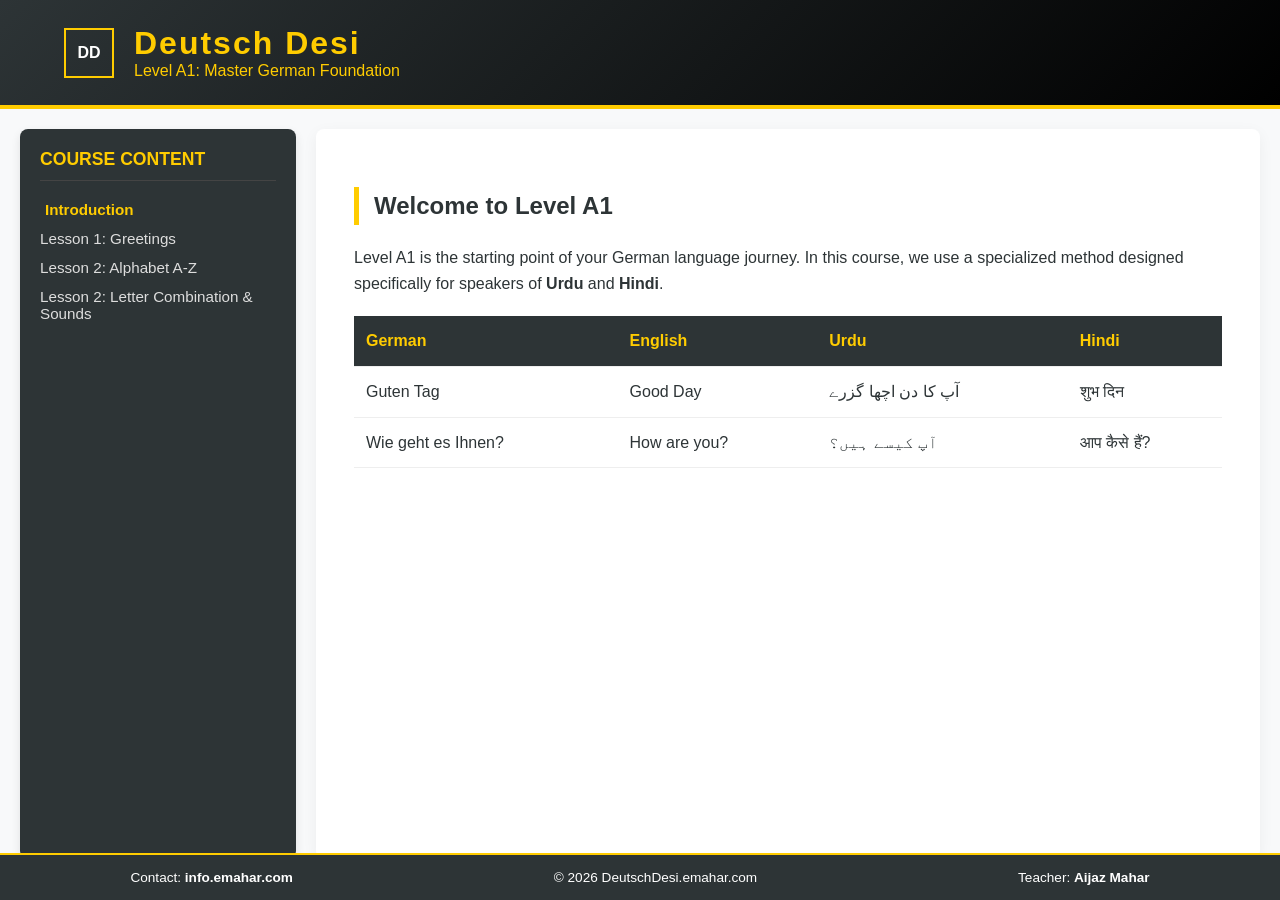
<file: a1.html>
<!DOCTYPE html>
<html lang="en">
<head>
    <meta charset="UTF-8">
    <meta name="viewport" content="width=device-width, initial-scale=1.0">
    <title>Level A1 Curriculum | Deutsch Desi</title>
    <style>
        * { margin: 0; padding: 0; box-sizing: border-box; }
        body { font-family: 'Segoe UI', Roboto, sans-serif; background-color: #f8f9fa; color: #2d3436; overflow: hidden; }
        
        .main-header {
            background: linear-gradient(135deg, #2d3436 0%, #000000 100%);
            color: #FFCC00; padding: 25px 5%; display: flex; align-items: center; border-bottom: 4px solid #FFCC00;
        }
        .logo { width: 50px; height: 50px; margin-right: 20px; display: flex; align-items: center; justify-content: center; color: white; border: 2px solid #FFCC00; font-weight: bold; }
        .banner-text h1 { font-size: 2rem; letter-spacing: 2px; }

        .layout-wrapper { display: flex; height: calc(100vh - 170px); max-width: 1400px; margin: 20px auto; padding: 0 20px; gap: 20px; }

        .sidebar { flex: 1; background: #2d3436; color: white; padding: 20px; border-radius: 8px; box-shadow: 0 4px 10px rgba(0,0,0,0.1); }
        .sidebar h3 { color: #FFCC00; margin-bottom: 20px; font-size: 1.1rem; border-bottom: 1px solid #444; padding-bottom: 10px; text-transform: uppercase; }
        .lesson-list { list-style: none; }
        .lesson-list li { margin-bottom: 12px; }
        .lesson-list a { color: #ddd; text-decoration: none; transition: 0.3s; font-size: 0.95rem; display: block; cursor: pointer; }
        .lesson-list a:hover, .lesson-list a.active { color: #FFCC00; font-weight: bold; transform: translateX(5px); }

        /* The Content Window */
        .content-area { flex: 4; background: white; border-radius: 8px; box-shadow: 0 4px 15px rgba(0,0,0,0.05); overflow: hidden; }
        #content-frame { width: 100%; height: 100%; border: none; }

        .footer { background-color: #2d3436; color: white; padding: 15px 0; position: fixed; bottom: 0; width: 100%; border-top: 2px solid #FFCC00; }
        .footer-content { display: flex; justify-content: space-around; align-items: center; font-size: 0.85rem; }
    </style>
</head>
<body>

    <header class="main-header">
        <div class="logo">DD</div>
        <div class="banner-text">
            <h1>Deutsch Desi</h1>
            <p>Level A1: Master German Foundation</p>
        </div>
    </header>

    <div class="layout-wrapper">
        <aside class="sidebar">
            <h3>Course Content</h3>
            <ul class="lesson-list">
                <li><a onclick="loadPage('intro.html')" class="active">Introduction</a></li>
                <li><a onclick="loadPage('greetings.html')">Lesson 1: Greetings</a></li>
                <li><a onclick="loadPage('alphabet.html')">Lesson 2: Alphabet A-Z</a></li>
                 <li><a onclick="loadPage('sounds.html')">Lesson 2: Letter Combination & Sounds</a></li>
            </ul>
        </aside>

        <main class="content-area">
            <!-- This Frame will show the separate lesson files -->
            <iframe src="intro.html" id="content-frame"></iframe>
        </main>
    </div>

    <footer class="footer">
        <div class="footer-content">
            <p>Contact: <strong>info.emahar.com</strong></p>
            <p>&copy; 2026 DeutschDesi.emahar.com</p>
            <p>Teacher: <strong>Aijaz Mahar</strong></p>
        </div>
    </footer>

    <script>
        function loadPage(pageUrl) {
            document.getElementById('content-frame').src = pageUrl;
            
            const links = document.querySelectorAll('.lesson-list a');
            links.forEach(link => link.classList.remove('active'));
            event.currentTarget.classList.add('active');
        }
    </script>
</body>
</html>
</file>
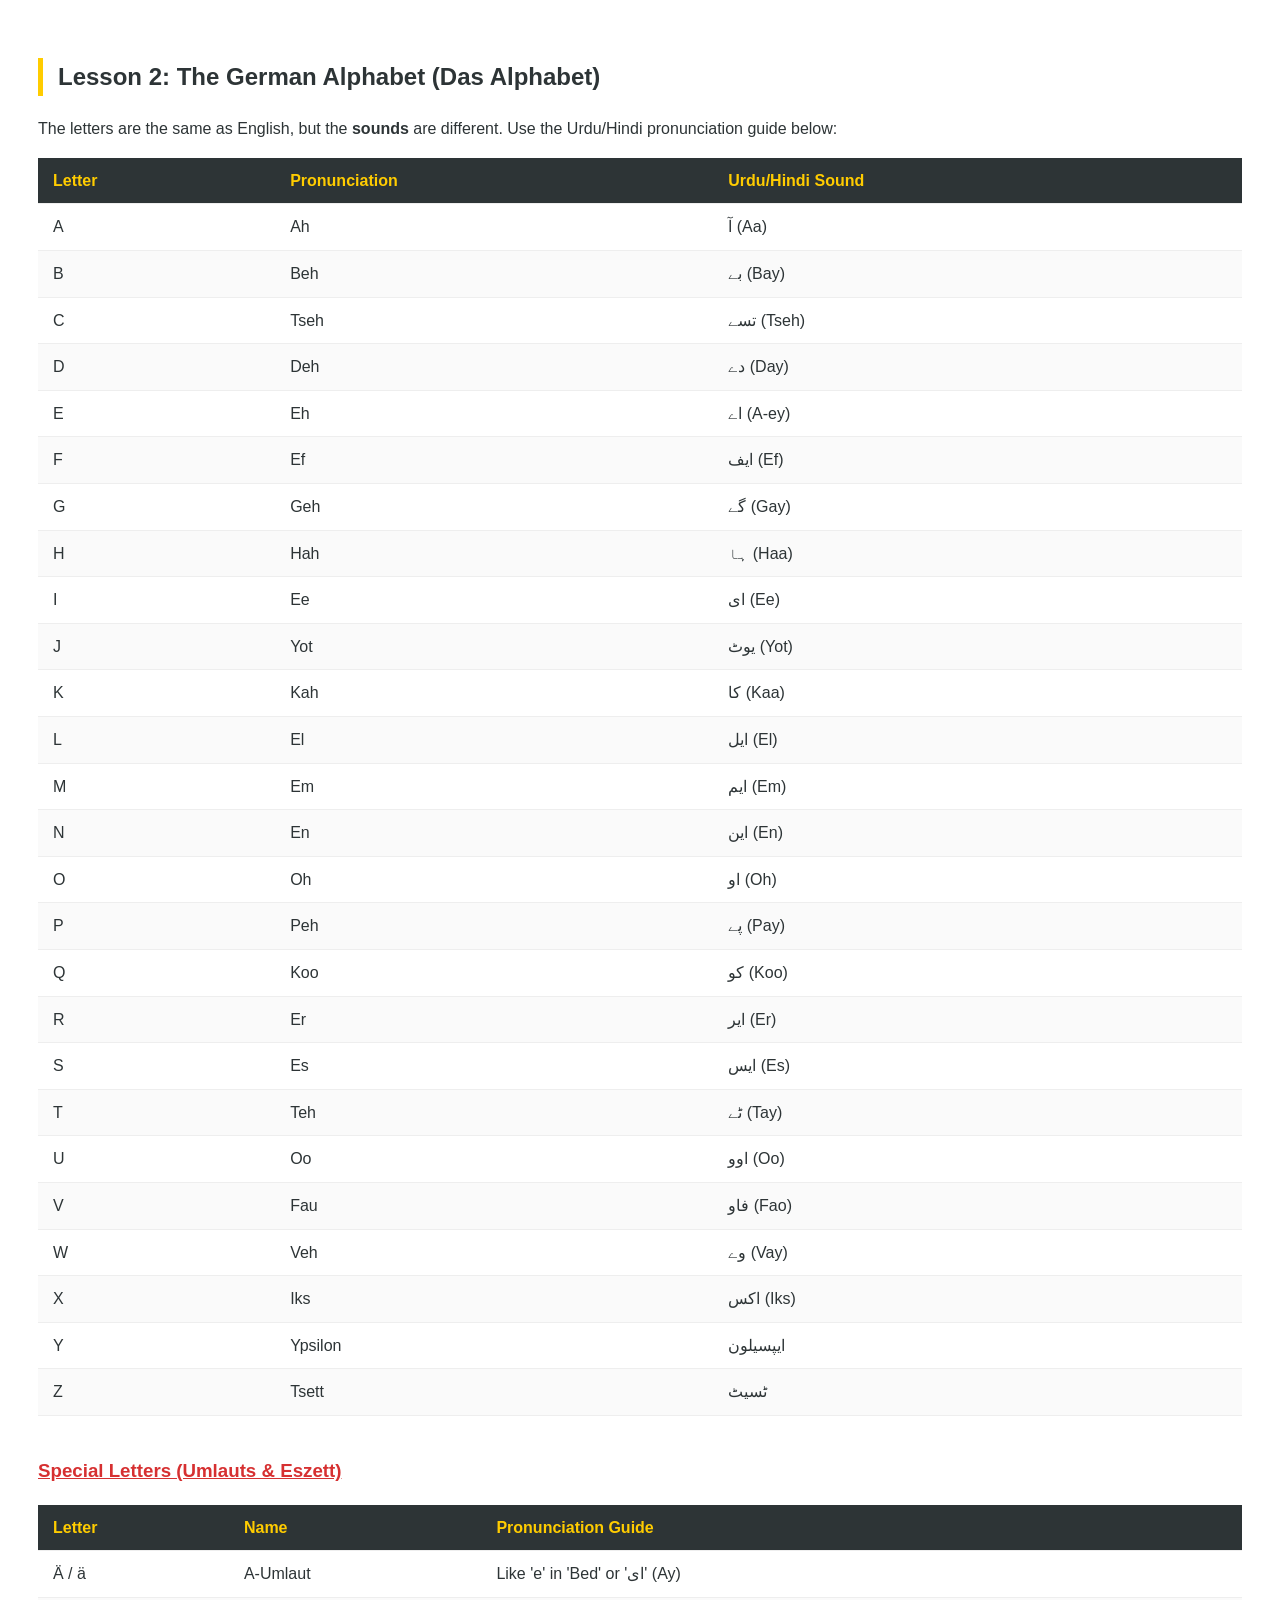
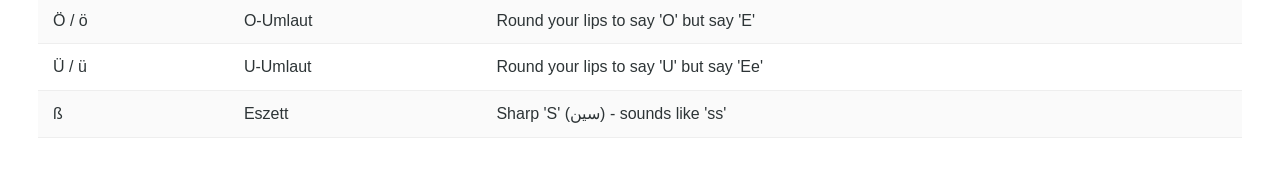
<file: alphabet.html>
<!DOCTYPE html>
<html lang="en">
<head>
    <style>
        body { font-family: 'Segoe UI', sans-serif; padding: 30px; color: #2d3436; line-height: 1.6; background-color: white; }
        h2 { border-left: 5px solid #FFCC00; padding-left: 15px; margin-bottom: 20px; }
        h3 { margin-top: 40px; color: #d63031; text-decoration: underline; }
        table { width: 100%; border-collapse: collapse; margin-top: 15px; }
        th, td { padding: 10px 15px; text-align: left; border-bottom: 1px solid #eee; }
        th { background-color: #2d3436; color: #FFCC00; }
        tr:nth-child(even) { background-color: #fafafa; }
    </style>
</head>
<body>
    <h2>Lesson 2: The German Alphabet (Das Alphabet)</h2>
    <p>The letters are the same as English, but the <strong>sounds</strong> are different. Use the Urdu/Hindi pronunciation guide below:</p>

    <table>
        <thead>
            <tr>
                <th>Letter</th>
                <th>Pronunciation</th>
                <th>Urdu/Hindi Sound</th>
            </tr>
        </thead>
        <tbody>
            <tr><td>A</td><td>Ah</td><td>آ (Aa)</td></tr>
            <tr><td>B</td><td>Beh</td><td>بے (Bay)</td></tr>
            <tr><td>C</td><td>Tseh</td><td>تسے (Tseh)</td></tr>
            <tr><td>D</td><td>Deh</td><td>دے (Day)</td></tr>
            <tr><td>E</td><td>Eh</td><td>اے (A-ey)</td></tr>
            <tr><td>F</td><td>Ef</td><td>ایف (Ef)</td></tr>
            <tr><td>G</td><td>Geh</td><td>گے (Gay)</td></tr>
            <tr><td>H</td><td>Hah</td><td>ہا (Haa)</td></tr>
            <tr><td>I</td><td>Ee</td><td>ای (Ee)</td></tr>
            <tr><td>J</td><td>Yot</td><td>یوٹ (Yot)</td></tr>
            <tr><td>K</td><td>Kah</td><td>کا (Kaa)</td></tr>
            <tr><td>L</td><td>El</td><td>ایل (El)</td></tr>
            <tr><td>M</td><td>Em</td><td>ایم (Em)</td></tr>
            <tr><td>N</td><td>En</td><td>این (En)</td></tr>
            <tr><td>O</td><td>Oh</td><td>او (Oh)</td></tr>
            <tr><td>P</td><td>Peh</td><td>پے (Pay)</td></tr>
            <tr><td>Q</td><td>Koo</td><td>کو (Koo)</td></tr>
            <tr><td>R</td><td>Er</td><td>ایر (Er)</td></tr>
            <tr><td>S</td><td>Es</td><td>ایس (Es)</td></tr>
            <tr><td>T</td><td>Teh</td><td>ٹے (Tay)</td></tr>
            <tr><td>U</td><td>Oo</td><td>اوو (Oo)</td></tr>
            <tr><td>V</td><td>Fau</td><td>فاو (Fao)</td></tr>
            <tr><td>W</td><td>Veh</td><td>وے (Vay)</td></tr>
            <tr><td>X</td><td>Iks</td><td>اکس (Iks)</td></tr>
            <tr><td>Y</td><td>Ypsilon</td><td>ایپسیلون</td></tr>
            <tr><td>Z</td><td>Tsett</td><td>ٹسیٹ</td></tr>
        </tbody>
    </table>

    <h3>Special Letters (Umlauts & Eszett)</h3>
    <table>
        <thead>
            <tr>
                <th>Letter</th>
                <th>Name</th>
                <th>Pronunciation Guide</th>
            </tr>
        </thead>
        <tbody>
            <tr><td>Ä / ä</td><td>A-Umlaut</td><td>Like 'e' in 'Bed' or 'ای' (Ay)</td></tr>
            <tr><td>Ö / ö</td><td>O-Umlaut</td><td>Round your lips to say 'O' but say 'E'</td></tr>
            <tr><td>Ü / ü</td><td>U-Umlaut</td><td>Round your lips to say 'U' but say 'Ee'</td></tr>
            <tr><td>ß</td><td>Eszett</td><td>Sharp 'S' (سین) - sounds like 'ss'</td></tr>
        </tbody>
    </table>
</body>
</html>
</file>
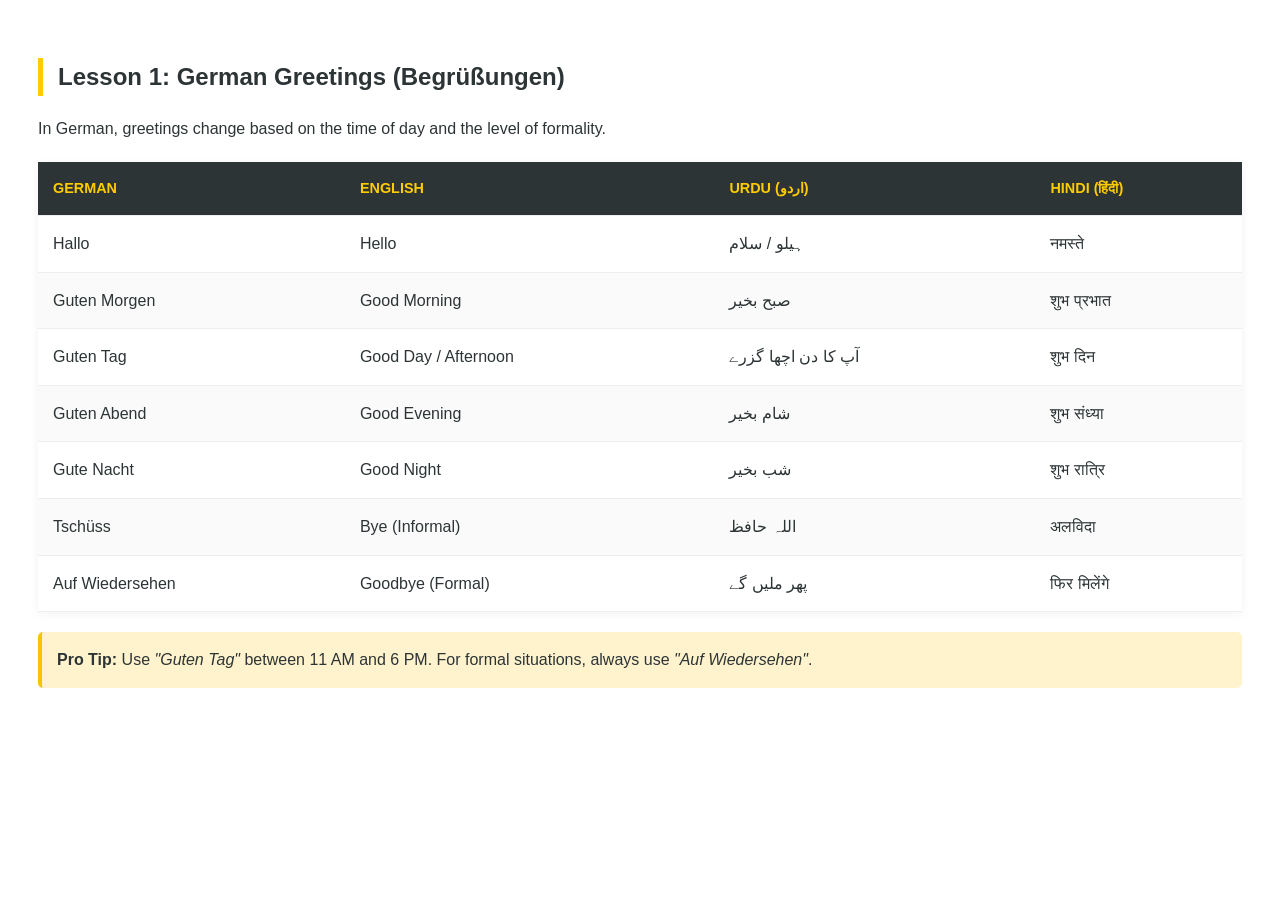
<file: greetings.html>
<!DOCTYPE html>
<html lang="en">
<head>
    <style>
        body { font-family: 'Segoe UI', sans-serif; padding: 30px; color: #2d3436; line-height: 1.6; background-color: white; }
        h2 { border-left: 5px solid #FFCC00; padding-left: 15px; margin-bottom: 20px; color: #2d3436; }
        table { width: 100%; border-collapse: collapse; margin-top: 20px; box-shadow: 0 2px 10px rgba(0,0,0,0.05); }
        th, td { padding: 15px; text-align: left; border-bottom: 1px solid #eee; }
        th { background-color: #2d3436; color: #FFCC00; text-transform: uppercase; font-size: 0.9rem; }
        tr:nth-child(even) { background-color: #fafafa; }
        tr:hover { background-color: #fffdf0; }
        .pro-tip { background: #fff3cd; padding: 15px; border-radius: 5px; margin-top: 20px; border-left: 4px solid #ffc107; }
    </style>
</head>
<body>
    <h2>Lesson 1: German Greetings (Begrüßungen)</h2>
    <p>In German, greetings change based on the time of day and the level of formality.</p>
    
    <table>
        <thead>
            <tr>
                <th>German</th>
                <th>English</th>
                <th>Urdu (اردو)</th>
                <th>Hindi (हिंदी)</th>
            </tr>
        </thead>
        <tbody>
           <tr><td>Hallo</td><td>Hello</td><td>ہیلو / سلام</td><td>नमस्ते</td></tr>
                            <tr><td>Guten Morgen</td><td>Good Morning</td><td>صبح بخیر</td><td>शुभ प्रभात</td></tr>
                            <tr><td>Guten Tag</td><td>Good Day / Afternoon</td><td>آپ کا دن اچھا گزرے</td><td>शुभ दिन</td></tr>
                            <tr><td>Guten Abend</td><td>Good Evening</td><td>شام بخیر</td><td>शुभ संध्या</td></tr>
                            <tr><td>Gute Nacht</td><td>Good Night</td><td>شب بخیر</td><td>शुभ रात्रि</td></tr>
                            <tr><td>Tschüss</td><td>Bye (Informal)</td><td>اللہ حافظ</td><td>अलविदा</td></tr>
                            <tr><td>Auf Wiedersehen</td><td>Goodbye (Formal)</td><td>پھر ملیں گے</td><td>फिर मिलेंगे</td></tr>
        </tbody>
    </table>

    <div class="pro-tip">
        <strong>Pro Tip:</strong> Use <em>"Guten Tag"</em> between 11 AM and 6 PM. For formal situations, always use <em>"Auf Wiedersehen"</em>.
    </div>
</body>
</html>
</file>
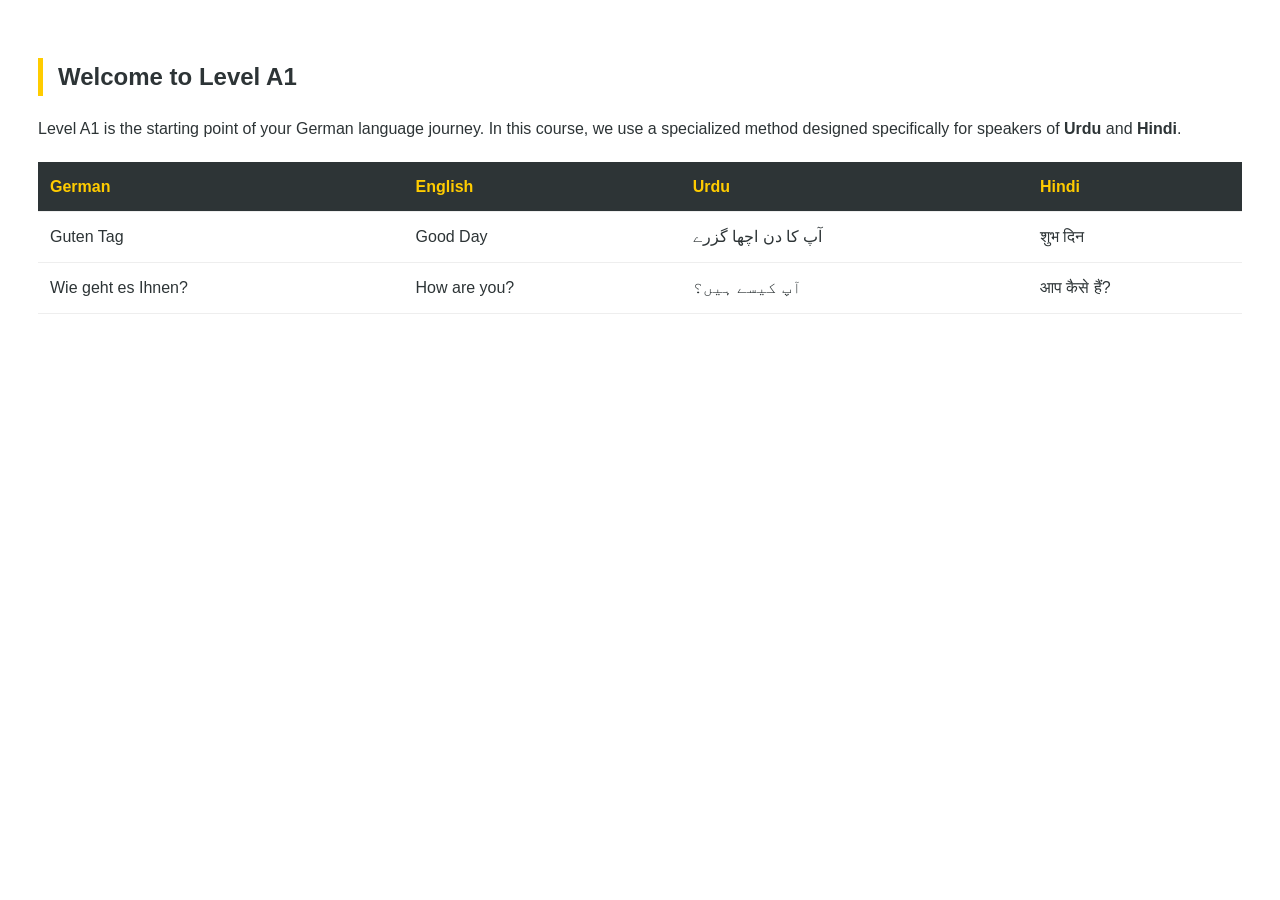
<file: intro.html>
<!DOCTYPE html>
<html lang="en">
<head>
    <style>
        body { font-family: 'Segoe UI', sans-serif; padding: 30px; color: #2d3436; line-height: 1.6; }
        h2 { border-left: 5px solid #FFCC00; padding-left: 15px; margin-bottom: 20px; }
        table { width: 100%; border-collapse: collapse; margin: 20px 0; }
        th, td { padding: 12px; text-align: left; border-bottom: 1px solid #eee; }
        th { background-color: #2d3436; color: #FFCC00; }
    </style>
</head>
<body>
    <h2>Welcome to Level A1</h2>
    <p>Level A1 is the starting point of your German language journey. In this course, we use a specialized method designed specifically for speakers of <strong>Urdu</strong> and <strong>Hindi</strong>.</p>
    <table>
        <thead><tr><th>German</th><th>English</th><th>Urdu</th><th>Hindi</th></tr></thead>
        <tbody>
            <tr><td>Guten Tag</td><td>Good Day</td><td>آپ کا دن اچھا گزرے</td><td>शुभ दिन</td></tr>
            <tr><td>Wie geht es Ihnen?</td><td>How are you?</td><td>آپ کیسے ہیں؟</td><td>आप कैसे हैं?</td></tr>
        </tbody>
    </table>
</body>
</html>
</file>
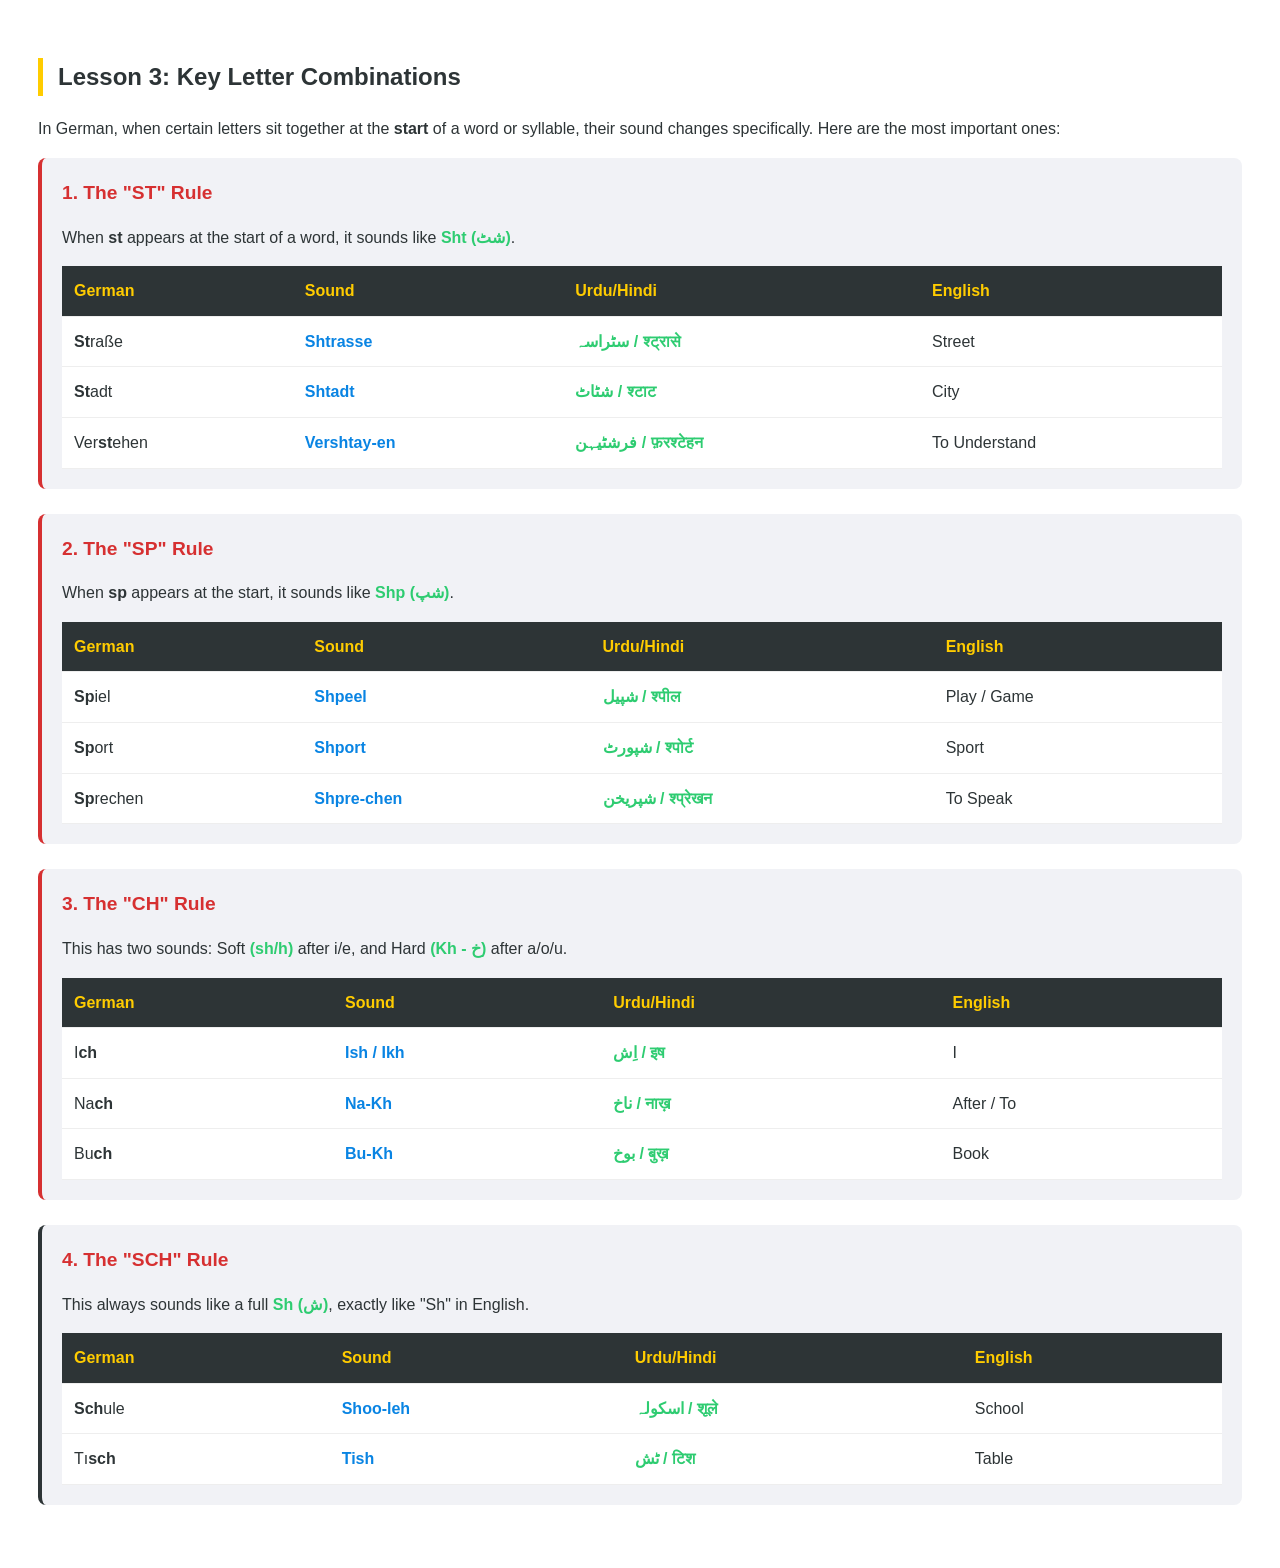
<file: sounds.html>
<!DOCTYPE html>
<html lang="en">
<head>
    <meta charset="UTF-8">
    <style>
        body { font-family: 'Segoe UI', sans-serif; padding: 30px; color: #2d3436; line-height: 1.6; background-color: white; }
        h2 { border-left: 5px solid #FFCC00; padding-left: 15px; margin-bottom: 20px; color: #2d3436; }
        .rule-box { background: #f1f2f6; border-radius: 8px; padding: 20px; margin-bottom: 25px; border-left: 4px solid #d63031; }
        .rule-title { font-weight: bold; color: #d63031; font-size: 1.2rem; margin-bottom: 10px; display: block; }
        table { width: 100%; border-collapse: collapse; margin-top: 10px; background: white; }
        th, td { padding: 12px; text-align: left; border-bottom: 1px solid #eee; }
        th { background-color: #2d3436; color: #FFCC00; }
        .sound { color: #0984e3; font-weight: bold; }
        .desi { color: #2ecc71; font-weight: bold; }
    </style>
</head>
<body>
    <h2>Lesson 3: Key Letter Combinations</h2>
    <p>In German, when certain letters sit together at the <strong>start</strong> of a word or syllable, their sound changes specifically. Here are the most important ones:</p>

    <!-- Rule 1: ST -->
    <div class="rule-box">
        <span class="rule-title">1. The "ST" Rule</span>
        <p>When <strong>st</strong> appears at the start of a word, it sounds like <span class="desi">Sht (شٹ)</span>.</p>
        <table>
            <thead><tr><th>German</th><th>Sound</th><th>Urdu/Hindi</th><th>English</th></tr></thead>
            <tbody>
                <tr><td><b>St</b>raße</td><td class="sound">Shtrasse</td><td class="desi">سٹراسہ / श्ट्रासे</td><td>Street</td></tr>
                <tr><td><b>St</b>adt</td><td class="sound">Shtadt</td><td class="desi">شٹاٹ / श्टाट</td><td>City</td></tr>
                <tr><td>Ver<b>st</b>ehen</td><td class="sound">Vershtay-en</td><td class="desi">فرشٹیہن / फ़रश्टेहन</td><td>To Understand</td></tr>
            </tbody>
        </table>
    </div>

    <!-- Rule 2: SP -->
    <div class="rule-box">
        <span class="rule-title">2. The "SP" Rule</span>
        <p>When <strong>sp</strong> appears at the start, it sounds like <span class="desi">Shp (شپ)</span>.</p>
        <table>
            <thead><tr><th>German</th><th>Sound</th><th>Urdu/Hindi</th><th>English</th></tr></thead>
            <tbody>
                <tr><td><b>Sp</b>iel</td><td class="sound">Shpeel</td><td class="desi">شپیل / श्पील</td><td>Play / Game</td></tr>
                <tr><td><b>Sp</b>ort</td><td class="sound">Shport</td><td class="desi">شپورٹ / श्पोर्ट</td><td>Sport</td></tr>
                <tr><td><b>Sp</b>rechen</td><td class="sound">Shpre-chen</td><td class="desi">شپریخن / श्प्रेखन</td><td>To Speak</td></tr>
            </tbody>
        </table>
    </div>

    <!-- Rule 3: CH -->
    <div class="rule-box">
        <span class="rule-title">3. The "CH" Rule</span>
        <p>This has two sounds: Soft <span class="desi">(sh/h)</span> after i/e, and Hard <span class="desi">(Kh - خ)</span> after a/o/u.</p>
        <table>
            <thead><tr><th>German</th><th>Sound</th><th>Urdu/Hindi</th><th>English</th></tr></thead>
            <tbody>
                <tr><td>I<b>ch</b></td><td class="sound">Ish / Ikh</td><td class="desi">اِش / इष</td><td>I</td></tr>
                <tr><td>Na<b>ch</b></td><td class="sound">Na-Kh</td><td class="desi">ناخ / नाख़</td><td>After / To</td></tr>
                <tr><td>Bu<b>ch</b></td><td class="sound">Bu-Kh</td><td class="desi">بوخ / बुख़</td><td>Book</td></tr>
            </tbody>
        </table>
    </div>

    <!-- Rule 4: SCH -->
    <div class="rule-box" style="border-left-color: #2d3436;">
        <span class="rule-title">4. The "SCH" Rule</span>
        <p>This always sounds like a full <span class="desi">Sh (ش)</span>, exactly like "Sh" in English.</p>
        <table>
            <thead><tr><th>German</th><th>Sound</th><th>Urdu/Hindi</th><th>English</th></tr></thead>
            <tbody>
                <tr><td><b>Sch</b>ule</td><td class="sound">Shoo-leh</td><td class="desi">اسکولہ / शूले</td><td>School</td></tr>
                <tr><td>Tı<b>sch</b></td><td class="sound">Tish</td><td class="desi">ٹش / टिश</td><td>Table</td></tr>
            </tbody>
        </table>
    </div>

</body>
</html>
</file>
